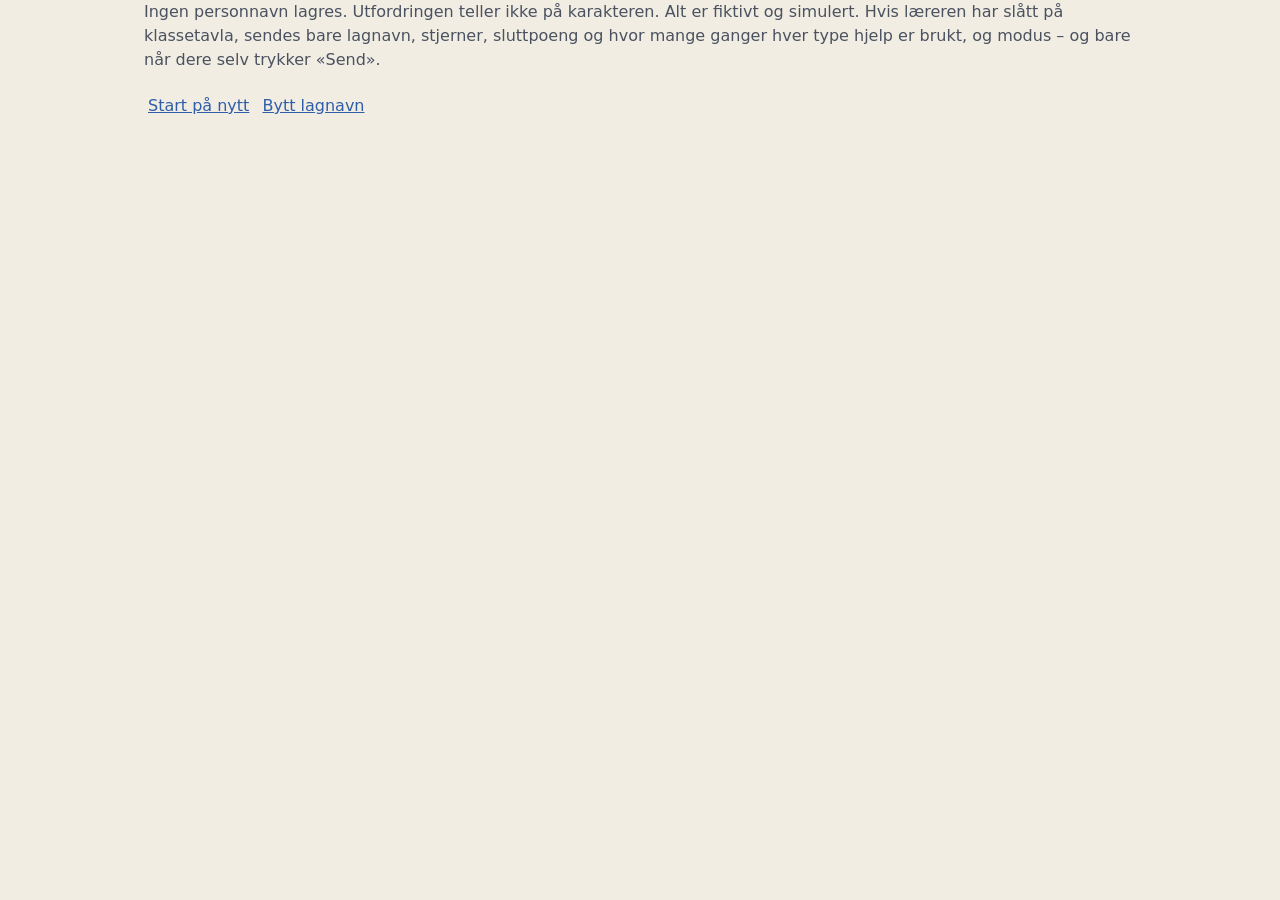
<file: index.html>
<!DOCTYPE html>
<html lang="nb">
<head>
<meta charset="utf-8">
<meta name="viewport" content="width=device-width, initial-scale=1">
<title>Treningslaben AS</title>
<meta http-equiv="refresh" content="0; url=06-treningslaben/index.html">
<link rel="stylesheet" href="_shared/estilo.css">
</head>
<body>
<main id="main" class="container"><h1>Treningslaben AS</h1>
<p><a class="btn btn--primary btn--lg" href="06-treningslaben/index.html">Start utfordringen</a></p>
<p class="small muted">Utfordringen teller ikke på karakteren. Alle data er simulerte. Ingen personnavn lagres.</p></main>
</body>
</html>
</file>
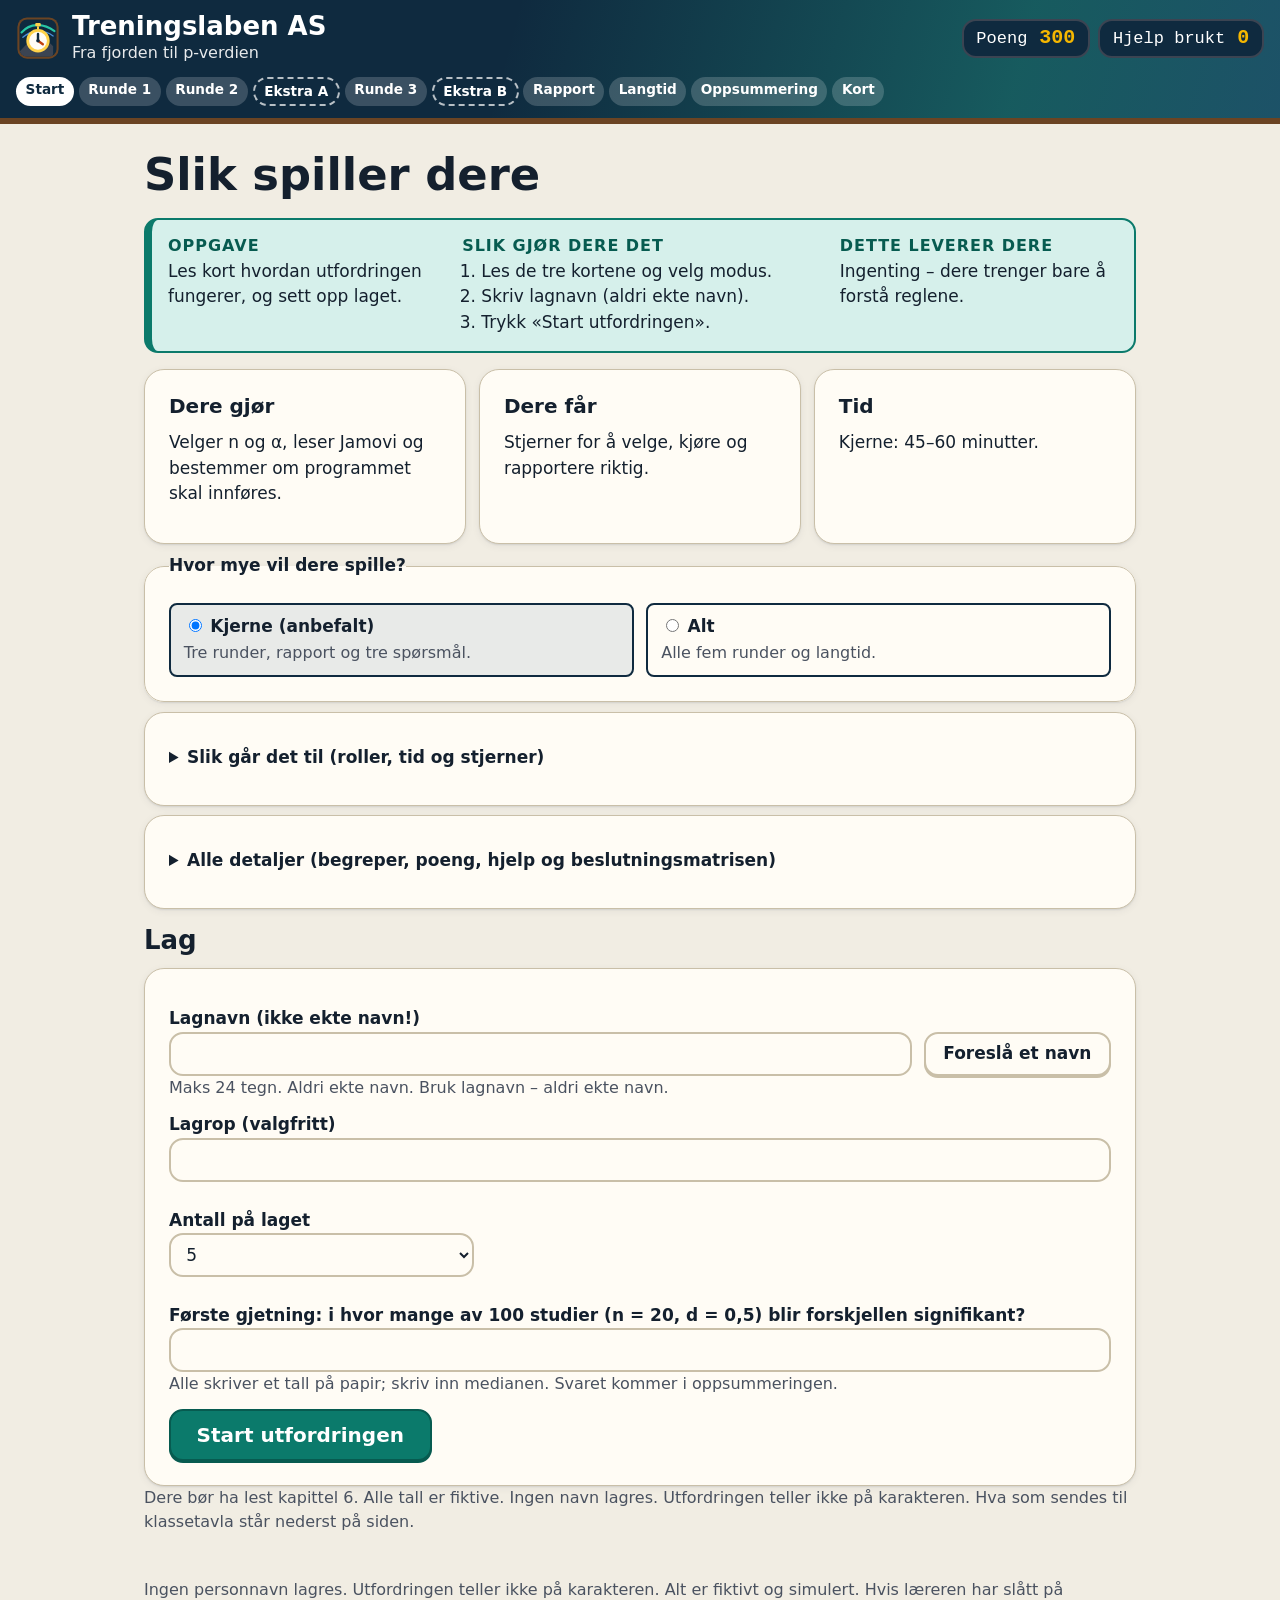
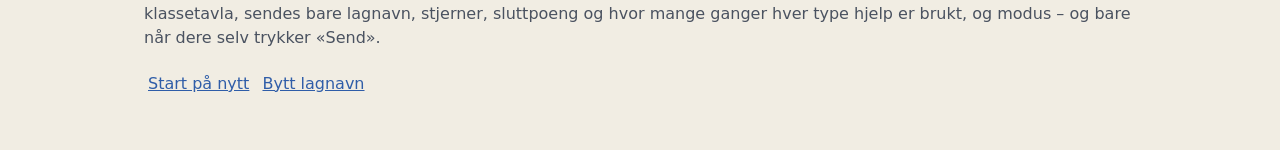
<file: 06-treningslaben/index.html>
<!DOCTYPE html>
<html lang="nb">
<head>
<meta charset="utf-8">
<meta name="viewport" content="width=device-width, initial-scale=1">
<title>Treningslaben AS</title>
<meta name="description" content="Utfordring i hypotesetesting for idrettsvitenskap: styrke, type I- og type II-feil, effektstørrelse og rapportering.">
<!-- Delt designsystem (../_shared) + spillets egen CSS -->
<link rel="stylesheet" href="../_shared/estilo.css">
<link rel="stylesheet" href="css/style.css">
</head>
<body>
<a class="skip-link" href="#main">Hopp til innholdet</a>
<div id="app"><noscript><p>Denne utfordringen krever JavaScript.</p></noscript></div>
<footer class="foot container"><p>Ingen personnavn lagres. Utfordringen teller ikke på karakteren. Alt er fiktivt og simulert. Hvis læreren har slått på klassetavla, sendes bare lagnavn, stjerner, sluttpoeng og hvor mange ganger hver type hjelp er brukt, og modus – og bare når dere selv trykker «Send».</p>
<p><button type="button" class="linkbtn" id="restartBtn">Start på nytt</button> <button type="button" class="linkbtn" id="renameBtn">Bytt lagnavn</button></p></footer>
<script src="../_shared/errores.js"></script>
<script src="../_shared/alias.js"></script>
<script src="../_shared/fx.js"></script>
<script src="../_shared/score.js"></script>
<script src="../_shared/help.js"></script>
<script src="../_shared/rapport.js"></script>
<script src="../_shared/glossary.js"></script>
<script src="../_shared/tidsring.js"></script>
<script src="js/config.js"></script>
<script>Errores.init({ keys: [TL_CONFIG.storageKey, TL_CONFIG.bestKey] });</script>
<script src="js/strings.js"></script>
<script src="js/lock.js"></script>
<script src="js/data.js"></script>
<script src="js/secrets.js"></script>
<script src="js/stats.js"></script>
<!-- Marcador de clase OPCIONAL: si el archivo falta o la URL esta vacia, el juego sigue sin el -->
<script src="../_shared/marcador/config.js"></script>
<script src="../_shared/marcador/klassetavla.js"></script>
<script src="js/game.js"></script>
<script>
  document.getElementById('restartBtn').addEventListener('click', function () {
    if (window.confirm(window.TL_T.restartConfirm)) {
      try { localStorage.removeItem(window.TL_CONFIG.storageKey); } catch (e) { /* ok */ }
      location.reload();
    }
  });
</script>
</body>
</html>
</file>
<file: _shared/estilo.css>
/* ==========================================================================
   estilo.css – Sistema de diseño común (Juegos de estadística, idrettsvitenskap)
   Sin dependencias, sin CDN. Fuentes del sistema. Ver GUIA_VISUAL.md.
   Índice: 1 Tokens · 2 Base · 3 Layout · 4 Botones · 5 Tarjetas/callouts
           6 Progreso · 7 Estrellas · 8 Badges · 9 Tillitsnivå · 10 Slider
           11 Utfordringskort · 12 Klassetavla · 13 Modal · 14 Motion
           15 Visualizaciones animadas · 16 Print · 17 Reduced motion
   ========================================================================== */

/* 1. TOKENS ---------------------------------------------------------------- */
:root {
  color-scheme: light dark;

  /* Paleta (texto sobre fondo >= 4.5:1; comprobada a mano para AA) */
  --c-bg:        #F1EDE3;  /* pergamino */
  --c-surface:   #FFFCF5;
  --c-surface-2: #E8E2D3;
  --c-ink:       #14202E;   /* texto principal   (14.9:1 sobre surface) */
  --c-ink-soft:  #4A5260;   /* texto secundario  (7.6:1) */
  --c-line:      #C9BFA8;

  --c-primary:      #0B7A6B;  /* verde bane/teal (5.2:1 con blanco) */
  --c-primary-dark: #075B50;
  --c-primary-soft: #D6F0EB;
  --c-accent:       #C2410C;  /* oransje (5.2:1 con blanco) */
  --c-accent-soft:  #FDE6D8;
  --c-info:         #2F5DA8;  /* blått (6.6:1 con blanco) */
  --c-info-soft:    #DCE7F8;
  --c-warn:         #8A5A00;
  --c-warn-soft:    #FFF1CC;
  --c-good:         #15803D;
  --c-bad:          #B42318;

  /* Materiales nórdicos */
  --c-wood:  #6B4423;   /* madera (7.7:1 con blanco) */
  --c-wood-soft: #B08A4A;
  --c-iron:  #3B4452;   /* hierro */
  --c-fjord: #0F2A3F;   /* fiordo nocturno */
  --c-aurora-1: #2BD9B0; --c-aurora-2: #5AA9FF; --c-aurora-3: #B48CFF;
  --knot: url("assets/knute.svg");

  --c-star-on:       #F5B700;
  --c-star-on-edge:  #7A5A00;
  --c-star-off:      #E6EAF0;
  --c-star-off-edge: #5B6678;

  /* Paleta categórica apta para daltonismo (Okabe-Ito adaptada): grupos A/B/C */
  --c-grp-a: #D55E00;  /* HIIT      – naranja rojizo */
  --c-grp-b: #0072B2;  /* Moderat   – azul */
  --c-grp-c: #6B7280;  /* Kontroll  – gris (además usa forma distinta: ● ■ ▲) */

  /* Tipografía (fuentes del sistema, sin descargas) */
  --font-body:    system-ui, -apple-system, "Segoe UI", Roboto, "Helvetica Neue", Arial, sans-serif;
  --font-display: "Trebuchet MS", "Segoe UI", system-ui, sans-serif;
  --font-mono:    ui-monospace, "Cascadia Mono", Consolas, Menlo, monospace;
  --fs-sm: 1rem;       /* mínimo 16 px */
  --fs-md: 1.0625rem;
  --fs-lg: 1.25rem;
  --fs-xl: 1.625rem;
  --fs-2xl: clamp(1.9rem, 4vw + 1rem, 2.8rem);
  --lh: 1.5;

  /* Espaciado, forma, sombra */
  --sp-1: .25rem; --sp-2: .5rem; --sp-3: .75rem; --sp-4: 1rem;
  --sp-5: 1.5rem; --sp-6: 2rem; --sp-7: 3rem;
  --r-sm: .5rem; --r-md: .875rem; --r-lg: 1.25rem; --r-pill: 999px;
  --shadow-1: 0 1px 2px rgba(16,36,62,.10), 0 2px 8px rgba(16,36,62,.06);
  --shadow-2: 0 6px 24px rgba(16,36,62,.16);
  --focus: 0 0 0 3px var(--c-surface), 0 0 0 6px var(--c-info);

  /* Motion */
  --t-fast: 120ms; --t-med: 280ms; --t-slow: 700ms;
  --ease: cubic-bezier(.2,.8,.2,1);
  --ease-pop: cubic-bezier(.34,1.56,.64,1);
}

/* Modo oscuro: automático por preferencia del sistema, o forzado con data-theme */
@media (prefers-color-scheme: dark) {
  :root:not([data-theme="light"]) {
    --c-bg:#0C1626; --c-surface:#14233A; --c-surface-2:#1C3050;
    --c-ink:#EAF1FA; --c-ink-soft:#AEBDD1; --c-line:#33496A;
    --c-primary:#35C2AE; --c-primary-dark:#7FE0D1; --c-primary-soft:#12403B;
    --c-accent:#FF9A5C; --c-accent-soft:#4A2A16;
    --c-info:#8DB4F5; --c-info-soft:#1B2F52;
    --c-warn:#F5C451; --c-warn-soft:#3F3210;
    --c-good:#5DD28A; --c-bad:#FF8A80;
    --c-star-off:#2A3C58; --c-star-off-edge:#9DB0CA; --c-wood:#D3A66B; --c-wood-soft:#8C6B3C; --c-iron:#7F8CA0; --c-fjord:#050E18;
    --c-grp-a:#FF9A5C; --c-grp-b:#6CB6F0; --c-grp-c:#B4BCC8;
    --shadow-1:0 1px 2px rgba(0,0,0,.4); --shadow-2:0 8px 28px rgba(0,0,0,.5);
  }
}
:root[data-theme="dark"] {
  --c-bg:#0C1626; --c-surface:#14233A; --c-surface-2:#1C3050;
  --c-ink:#EAF1FA; --c-ink-soft:#AEBDD1; --c-line:#33496A;
  --c-primary:#35C2AE; --c-primary-dark:#7FE0D1; --c-primary-soft:#12403B;
  --c-accent:#FF9A5C; --c-accent-soft:#4A2A16;
  --c-info:#8DB4F5; --c-info-soft:#1B2F52;
  --c-warn:#F5C451; --c-warn-soft:#3F3210;
  --c-good:#5DD28A; --c-bad:#FF8A80;
  --c-star-off:#2A3C58; --c-star-off-edge:#9DB0CA; --c-wood:#D3A66B; --c-wood-soft:#8C6B3C; --c-iron:#7F8CA0; --c-fjord:#050E18;
  --c-grp-a:#FF9A5C; --c-grp-b:#6CB6F0; --c-grp-c:#B4BCC8;
  --shadow-1:0 1px 2px rgba(0,0,0,.4); --shadow-2:0 8px 28px rgba(0,0,0,.5);
}

/* 2. BASE ------------------------------------------------------------------ */
*, *::before, *::after { box-sizing: border-box; }
html { -webkit-text-size-adjust: 100%; }
body {
  margin: 0; background: var(--c-bg); color: var(--c-ink);
  font: var(--fs-md)/var(--lh) var(--font-body);
}
h1,h2,h3,h4 { font-family: var(--font-display); line-height: 1.2; margin: 0 0 var(--sp-3); }
h1 { font-size: var(--fs-2xl); } h2 { font-size: var(--fs-xl); } h3 { font-size: var(--fs-lg); }
p { margin: 0 0 var(--sp-3); }
a { color: var(--c-info); text-underline-offset: .15em; }
code, kbd, .mono { font-family: var(--font-mono); font-size: .95em; }
kbd { background: var(--c-surface-2); border: 1px solid var(--c-line); border-bottom-width: 2px; border-radius: .3rem; padding: 0 .35em; }
:focus-visible { outline: none; box-shadow: var(--focus); border-radius: var(--r-sm); }
.sr-only { position:absolute!important; width:1px; height:1px; margin:-1px; padding:0; overflow:hidden; clip:rect(0 0 0 0); white-space:nowrap; border:0; }
.skip-link { position:absolute; left:0; top:0; transform:translateY(-200%); max-width:calc(100vw - 1rem); background:var(--c-ink); color:var(--c-bg); padding:.5rem 1rem; z-index:100; }
.skip-link:focus { transform:none; }
/* Foco PROGRAMATICO en titulos y en <main> (el juego lo mueve al cambiar de pantalla, para lectores de pantalla): sin recuadro.
   Los controles (botones, campos, enlaces) conservan su anillo de foco. */
h1[tabindex="-1"]:focus, h2[tabindex="-1"]:focus, h3[tabindex="-1"]:focus, main[tabindex="-1"]:focus,
h1[tabindex="-1"]:focus-visible, h2[tabindex="-1"]:focus-visible, h3[tabindex="-1"]:focus-visible, main[tabindex="-1"]:focus-visible { outline: none; box-shadow: none; }
.muted { color: var(--c-ink-soft); }
.linkbtn { font: inherit; background: none; border: 0; color: var(--c-info); text-decoration: underline; cursor: pointer; min-height: 2.75rem; padding: 0 .25rem; }
.num { font-variant-numeric: tabular-nums; }

/* 3. LAYOUT ---------------------------------------------------------------- */
.container { width: min(100% - 2rem, 62rem); margin-inline: auto; }
.container--narrow { width: min(100% - 2rem, 40rem); margin-inline: auto; }
.stack > * + * { margin-top: var(--sp-4); }
.row { display: flex; flex-wrap: wrap; gap: var(--sp-3); align-items: center; }
.row--between { justify-content: space-between; }
.grid { display: grid; gap: var(--sp-4); grid-template-columns: repeat(auto-fit, minmax(16rem, 1fr)); }

.app-header {
  display: flex; align-items: center; gap: var(--sp-3); flex-wrap: wrap;
  padding: var(--sp-3) var(--sp-4);
  position: relative; overflow: hidden; color: #fff;
  background:
    linear-gradient(105deg, transparent 20%, rgba(43,217,176,.28) 40%, rgba(90,169,255,.25) 60%, rgba(180,140,255,.22) 80%, transparent),
    var(--c-fjord);
  background-size: 200% 100%, auto; animation: aurora 14s ease-in-out infinite alternate;
  border-bottom: 6px solid var(--c-wood);
}
.app-header img, .app-header svg { width: 2.75rem; height: 2.75rem; }
.app-header h1 { margin: 0; font-size: var(--fs-xl); color: #fff; }
.app-header .tagline { margin: 0; opacity: .9; font-size: var(--fs-sm); }
.app-header .spacer { flex: 1; }
.stepper { display:flex; gap:var(--sp-2); list-style:none; margin:0; padding:0; flex-wrap:wrap; }
.stepper li { padding:.25rem .75rem; border-radius:var(--r-pill); background:rgba(255,255,255,.18); color:#fff; font-weight:600; font-size:var(--fs-sm); }
.stepper li[aria-current="step"] { background:#fff; color:var(--c-fjord); }
.stepper li.is-done::before { content:"\2713\00a0"; }

/* 4. BOTONES --------------------------------------------------------------- */
.btn {
  --_bg: var(--c-surface); --_fg: var(--c-ink); --_bd: var(--c-line);
  display: inline-flex; align-items: center; justify-content: center; gap: .5rem;
  min-height: 2.75rem; padding: .5rem 1.1rem;
  font: 600 var(--fs-md)/1.2 var(--font-body);
  color: var(--_fg); background: var(--_bg);
  border: 2px solid var(--_bd); border-radius: var(--r-md);
  cursor: pointer; text-decoration: none;
  transition: transform var(--t-fast) var(--ease), box-shadow var(--t-fast), background var(--t-fast);
  box-shadow: 0 2px 0 var(--_bd);
}
.btn:hover { transform: translateY(-1px); box-shadow: 0 3px 0 var(--_bd); }
.btn:active { transform: translateY(2px); box-shadow: 0 0 0 var(--_bd); }
.btn--primary { --_bg: var(--c-primary); --_fg: #fff; --_bd: var(--c-primary-dark); }
:root[data-theme="dark"] .btn--primary { --_fg: #04201C; }
/* Lo mismo con el modo oscuro AUTOMATICO del sistema (sin data-theme): texto oscuro sobre turquesa claro, contraste >= 4,5:1 */
@media (prefers-color-scheme: dark) {
  :root:not([data-theme="light"]) .btn--primary { --_fg: #04201C; }
  :root:not([data-theme="light"]) .btn--accent { --_fg: #2A1204; --_bd: #C2410C; }
}
.btn--accent  { --_bg: var(--c-accent);  --_fg: #fff; --_bd: #8F3008; }
:root[data-theme="dark"] .btn--accent { --_fg: #2A1204; --_bd:#C2410C; }
.btn--ghost   { --_bg: transparent; --_bd: transparent; box-shadow: none; }
.btn--lg { min-height: 3.25rem; font-size: var(--fs-lg); padding-inline: 1.6rem; }
.btn--sm { min-height: 2.25rem; padding: .25rem .8rem; font-size: var(--fs-sm); }
.btn[disabled], .btn[aria-disabled="true"] { opacity: .55; cursor: not-allowed; transform: none; box-shadow: none; }

/* 5. TARJETAS, CHIPS, CALLOUTS -------------------------------------------- */
.card {
  background: var(--c-surface); border: 1px solid var(--c-line);
  border-radius: var(--r-lg); padding: var(--sp-5); box-shadow: var(--shadow-1);
}
.card--accent { border-top: 6px solid var(--c-primary); }
.card--stone { background: linear-gradient(180deg, var(--c-surface-2), var(--c-surface)); border: 2px solid var(--c-iron); border-radius: var(--r-md) var(--r-md) var(--r-lg) var(--r-lg); position: relative; margin-top: .9rem; }
.card--stone::before { content: attr(data-rune); position: absolute; top: -.9rem; left: 1rem; padding: 0 .6rem; background: var(--c-iron); color: #fff; border-radius: var(--r-sm); font-size: 1.3rem; line-height: 1.6rem; }
.card__title { margin-bottom: var(--sp-2); }
.chip {
  display: inline-flex; align-items: center; gap: .35rem; padding: .15rem .7rem;
  border-radius: var(--r-pill); background: var(--c-surface-2); color: var(--c-ink);
  font-weight: 600; font-size: var(--fs-sm); border: 1px solid var(--c-line);
}
.chip--role { background: var(--c-info-soft); border-color: var(--c-info); }
.chip--grp-a::before { content:"\25CF"; color:var(--c-grp-a); }   /* ● HIIT */
.chip--grp-b::before { content:"\25A0"; color:var(--c-grp-b); }   /* ■ Moderat */
.chip--grp-c::before { content:"\25B2"; color:var(--c-grp-c); }   /* ▲ Kontroll */

.callout {
  --_c: var(--c-info); --_bg: var(--c-info-soft);
  /* Icono (::before) en la 1a columna; TODOS los hijos (1 o varios <p>) se apilan en la 2a, que ocupa el ancho restante.
     Antes los hijos 2+ caian en la columna estrecha "auto" bajo el icono y dejaban un hueco vacio. */
  display: grid; grid-template-columns: auto minmax(0, 1fr); column-gap: var(--sp-3); row-gap: var(--sp-2);
  align-items: start;
  padding: var(--sp-4); border-radius: var(--r-md);
  background: var(--_bg); border-left: 6px solid var(--_c);
}
.callout::before { content: "\2139"; grid-column: 1; grid-row: 1; font-weight: 800; font-size: 1.4rem; color: var(--_c); line-height: 1; }
.callout > * { grid-column: 2; margin-block: 0; min-width: 0; }
.callout > :last-child { margin-bottom: 0; }
.callout--hint  { --_c: var(--c-warn);   --_bg: var(--c-warn-soft); }
.callout--hint::before  { content: "\1F4A1"; }
.callout--ok    { --_c: var(--c-good);   --_bg: var(--c-primary-soft); }
.callout--ok::before    { content: "\2713"; }
.callout--trap  { --_c: var(--c-accent); --_bg: var(--c-accent-soft); }
.callout--trap::before  { content: "\26A0"; }
.callout--rules { --_c: var(--c-primary); --_bg: var(--c-primary-soft); }
.callout--rules::before { content: "\1F3C1"; }

.feedback { animation: fb-in var(--t-med) var(--ease) both; }
.feedback--correct { border-left: 6px solid var(--c-good); }
.feedback--wrong   { border-left: 6px solid var(--c-accent); }   /* naranja, nunca rojo punitivo */

/* Marcador "frase de reporte" (fase Rapporter) */
.report-sentence {
  font-family: var(--font-body); background: var(--c-surface-2);
  border: 1px dashed var(--c-ink-soft); border-radius: var(--r-md);
  padding: var(--sp-4); font-size: var(--fs-lg);
}
.report-sentence .slot { padding: 0 .35em; border-radius: .3rem; background: var(--c-warn-soft); border-bottom: 2px solid var(--c-warn); }
.report-sentence .slot.is-filled { background: var(--c-primary-soft); border-color: var(--c-primary); }
.checklist { list-style: none; margin: 0; padding: 0; display: flex; flex-wrap: wrap; gap: var(--sp-2); }
.checklist li { padding: .15rem .7rem; border-radius: var(--r-pill); border: 1px solid var(--c-line); font-weight: 600; }
.checklist li.is-yes { background: var(--c-primary-soft); border-color: var(--c-primary); }
.checklist li.is-yes::before { content: "\2714\00a0"; color: var(--c-good); }
.checklist li.is-no  { background: var(--c-accent-soft); border-color: var(--c-accent); }
.checklist li.is-no::before  { content: "\2718\00a0"; color: var(--c-accent); }
.checklist li.is-warn { background: var(--c-warn-soft); border-color: var(--c-warn); }
.checklist li.is-warn::before { content: "\26A0\00a0"; }
/* Medallas con tres estados (Ikke ennå / Nesten / Oppnådd): el estado va SIEMPRE en texto (.badge__state), no solo en el color */
.badge--ikke .badge__medal { filter: grayscale(1) opacity(.45); }
.badge--nesten .badge__medal { filter: grayscale(.55) opacity(.8); }
.badge__state { font-size: var(--fs-sm); font-weight: 700; }
/* Boton de accion unico con razon visible bajo el boton; linea fija del signo de Jamovi; premisa; ecuacion de puntos */
.gate { margin-top: var(--sp-4); }
.gate__why { margin: .4rem 0 0; color: var(--c-ink-soft); }
.signline { margin: 0 0 var(--sp-2); font-weight: 600; }
.premise { margin: var(--sp-1) 0 0; }
.eqline { font-size: var(--fs-lg); margin: 0 0 var(--sp-2); }

/* 6. PROGRESO -------------------------------------------------------------- */
.progress {
  --value: 0;     /* 0-100 */
  position: relative; height: 1rem; border-radius: var(--r-pill);
  background: var(--c-surface-2); border: 1px solid var(--c-line); overflow: hidden;
}
.progress__bar {
  display: block; height: 100%; width: calc(var(--value) * 1%);
  background: repeating-linear-gradient(-45deg, var(--c-primary) 0 10px, var(--c-primary-dark) 10px 20px);
  border-radius: inherit; transition: width var(--t-slow) var(--ease);
}
.progress--thick { height: 1.5rem; }
.progress__label { display:flex; justify-content:space-between; font-size:var(--fs-sm); font-weight:600; margin-bottom:.25rem; }
.round-dots { display:flex; gap:.4rem; list-style:none; margin:0; padding:0; }
.round-dots li { width:1.1rem; height:1.1rem; border-radius:50%; border:2px solid var(--c-ink-soft); }
.round-dots li.is-done { background: var(--c-primary); border-color: var(--c-primary-dark); }
.round-dots li.is-current { border-color: var(--c-info); box-shadow: 0 0 0 3px var(--c-info-soft); }

/* 7. ESTRELLAS (Velg / Kjør / Rapporter) ---------------------------------- */
.star {
  --size: 2.25rem;
  position: relative; display: inline-block; width: var(--size); height: var(--size); flex: none;
  clip-path: polygon(50% 0,61% 35%,98% 35%,68% 57%,79% 91%,50% 70%,21% 91%,32% 57%,2% 35%,39% 35%);
  background: var(--c-star-off-edge);
}
.star::after {
  content: ""; position: absolute; inset: 3px;
  clip-path: inherit; background: var(--c-star-off);
}
.star.is-on { background: var(--c-star-on-edge); }
.star.is-on::after { background: var(--c-star-on); }
.stars { display: flex; flex-wrap: wrap; gap: var(--sp-4); list-style: none; margin: 0; padding: 0; }
.stars__item { display: flex; align-items: center; gap: var(--sp-2); font-weight: 700; }
.stars__item small { display:block; font-weight:500; color:var(--c-ink-soft); font-size:var(--fs-sm); }
.stars__item:not(.is-on) .stars__name { text-decoration: none; opacity: .85; }
/* Animación al encender: añadir .is-lighting a .stars (cada estrella usa --i para el retardo) */
.stars.is-lighting .star.is-on { animation: star-pop 650ms var(--ease-pop) both; animation-delay: calc(var(--i, 0) * 350ms); }
.stars.is-lighting .star.is-on::after { animation: star-shine 900ms ease-out both; animation-delay: calc(var(--i, 0) * 350ms); }
.star-total { font-family: var(--font-display); font-size: var(--fs-xl); font-weight: 800; }

/* 8. BADGES DE GRUPO ------------------------------------------------------- */
.badge-grid { display:grid; gap:var(--sp-4); grid-template-columns:repeat(auto-fill,minmax(8.5rem,1fr)); list-style:none; margin:0; padding:0; }
.badge { display:flex; flex-direction:column; align-items:center; text-align:center; gap:var(--sp-2); }
.badge__medal { width: 4.5rem; height: 4.5rem; filter: drop-shadow(0 3px 4px rgba(16,36,62,.25)); }
.badge__name { font-weight: 700; line-height: 1.2; }
.badge__desc { font-size: var(--fs-sm); color: var(--c-ink-soft); }
.badge.is-locked .badge__medal { filter: grayscale(1) opacity(.45); }
.badge.is-locked .badge__name::after { content: " (ikke låst opp)"; font-weight: 500; color: var(--c-ink-soft); }
.badge.is-new .badge__medal { animation: badge-unlock 900ms var(--ease-pop) both; }
.badge-chip { display:inline-flex; align-items:center; gap:.4rem; padding:.15rem .8rem .15rem .2rem; border-radius:var(--r-pill); background:var(--c-warn-soft); border:1px solid var(--c-warn); font-weight:700; }
.badge-chip img { width:1.8rem; height:1.8rem; }

/* Confeti sobrio: contenedor posicionado; piezas generadas con fx.js o a mano */
.confetti { position:absolute; inset:0; pointer-events:none; overflow:hidden; }
.confetti i {
  position:absolute; top:-10%; left:var(--x,50%); width:.6rem; height:1rem;
  background:var(--k, var(--c-primary)); opacity:0;
  animation: confetti-fall var(--d,1800ms) ease-in var(--dl,0ms) 1 both;
}
.confetti i:nth-child(3n)   { --k: var(--c-star-on); }
.confetti i:nth-child(3n+1) { --k: var(--c-info); border-radius: 50%; width:.7rem; height:.7rem; }
.confetti i:nth-child(3n+2) { --k: var(--c-accent); }

/* 9. TILLITSNIVÅ (Usikker / Ganske sikker / Helt sikker) ------------------- */
.confidence { border: 0; padding: 0; margin: 0; }
.confidence legend { font-weight: 700; margin-bottom: var(--sp-2); padding: 0; }
.confidence__opts { display: flex; flex-wrap: wrap; gap: var(--sp-2); }
.confidence__opt input { position: absolute; opacity: 0; }
.confidence__opt label {
  display: inline-flex; align-items: center; gap: .5rem; min-height: 2.75rem; padding: .4rem 1rem;
  border: 2px solid var(--c-line); border-radius: var(--r-md); background: var(--c-surface);
  font-weight: 600; cursor: pointer; transition: background var(--t-fast), border-color var(--t-fast);
}
/* indicador no cromático: 1, 2 o 3 puntos */
.confidence__opt label::before { content: attr(data-level); letter-spacing: .1em; color: var(--c-info); font-size: .8em; }
.confidence__opt input:checked + label { background: var(--c-info-soft); border-color: var(--c-info); box-shadow: inset 0 0 0 1px var(--c-info); }
.confidence__opt input:checked + label::after { content: "\2713"; }
.confidence__opt input:focus-visible + label { box-shadow: var(--focus); }
.meter { display:flex; align-items:center; gap:var(--sp-3); }   /* Magefølelse-måler */
.meter__track { flex:1; display:flex; gap:4px; }
.meter__cell { flex:1; height:1.1rem; border-radius:4px; border:2px solid var(--c-ink-soft); }
.meter__cell.is-right { background: var(--c-primary); border-color: var(--c-primary-dark); }
.meter__cell.is-miss  { background: repeating-linear-gradient(45deg, var(--c-accent-soft) 0 5px, var(--c-accent) 5px 7px); border-color: var(--c-accent); }

/* 10. CONTROLES DESLIZANTES ----------------------------------------------- */
.slider { display:grid; gap:var(--sp-1); }
.slider__head { display:flex; justify-content:space-between; font-weight:600; }
.slider input[type="range"] { width:100%; height:2.5rem; background:transparent; accent-color: var(--c-primary); cursor:pointer; }
.slider input[type="range"]::-webkit-slider-runnable-track { height:.6rem; border-radius:var(--r-pill); background:var(--c-surface-2); border:1px solid var(--c-line); }
.slider input[type="range"]::-moz-range-track { height:.6rem; border-radius:var(--r-pill); background:var(--c-surface-2); border:1px solid var(--c-line); }
.slider input[type="range"]::-webkit-slider-thumb { -webkit-appearance:none; width:1.75rem; height:1.75rem; margin-top:-.7rem; border-radius:50%; background:var(--c-primary); border:3px solid var(--c-surface); box-shadow:0 0 0 2px var(--c-primary-dark), var(--shadow-1); }
.slider input[type="range"]::-moz-range-thumb { width:1.5rem; height:1.5rem; border-radius:50%; background:var(--c-primary); border:3px solid var(--c-surface); box-shadow:0 0 0 2px var(--c-primary-dark); }
.slider input[type="range"]:focus-visible { box-shadow: var(--focus); }
.field { display:grid; gap:var(--sp-1); }
.field label { font-weight:600; }
.field input[type="text"], .field select, .field textarea {
  font: inherit; color: var(--c-ink); background: var(--c-surface); min-height: 2.75rem;
  padding: .5rem .8rem; border: 2px solid var(--c-line); border-radius: var(--r-md);
}
.field input:focus-visible, .field select:focus-visible, .field textarea:focus-visible { box-shadow: var(--focus); border-color: var(--c-info); }
.field .hint { font-size: var(--fs-sm); color: var(--c-ink-soft); }

/* 11. UTFORDRINGSKORT (tarjeta de reto) ----------------------------------- */
.challenge-card {
  position: relative; overflow: hidden; background: var(--c-surface);
  border: 3px solid var(--c-primary); border-radius: var(--r-lg); box-shadow: var(--shadow-2);
  max-width: 44rem; margin-inline: auto;
}
.challenge-card__head {
  display:flex; justify-content:space-between; align-items:center; gap:var(--sp-3); flex-wrap:wrap;
  padding: var(--sp-4) var(--sp-5); color:#fff;
  background: linear-gradient(120deg, var(--c-primary-dark), var(--c-primary));
}
.challenge-card__head h2 { margin: 0; color:#fff; }
.challenge-card__team { margin: 0; font-size: var(--fs-sm); opacity: .95; }
.challenge-card__section { padding: var(--sp-4) var(--sp-5); border-top: 1px solid var(--c-line); }
.challenge-card__section h3 { font-size: var(--fs-sm); text-transform: uppercase; letter-spacing: .06em; color: var(--c-ink-soft); margin-bottom: var(--sp-2); }
.challenge-card__result { font-family: var(--font-display); font-size: var(--fs-xl); font-weight: 800; }
.challenge-card__cols { display:grid; grid-template-columns:1fr 1fr; gap:var(--sp-4); }
.challenge-card__foot { padding: var(--sp-3) var(--sp-5); background: var(--c-surface-2); font-size: var(--fs-sm); color: var(--c-ink-soft); }
.challenge-card__actions { display:flex; flex-wrap:wrap; gap:var(--sp-2); padding: var(--sp-4) var(--sp-5); }
.bullets { margin: 0; padding-left: 1.2rem; }
.bullets--plus li::marker { content: "\2714\00a0"; color: var(--c-good); }
.bullets--next li::marker { content: "\279C\00a0"; color: var(--c-info); }

/* 12. KLASSETAVLA (marcador anónimo) + KLASSEMÅL -------------------------- */
.classgoal { padding: var(--sp-4); border-radius: var(--r-lg); background: var(--c-info-soft); border: 2px solid var(--c-info); }
.classgoal__text { display:flex; justify-content:space-between; gap:var(--sp-3); flex-wrap:wrap; font-weight:700; margin-bottom:var(--sp-2); }
.classgoal.is-reached { background: var(--c-warn-soft); border-color: var(--c-warn); }
.classgoal.is-reached .progress__bar { background: repeating-linear-gradient(-45deg, var(--c-star-on) 0 10px, #D99B00 10px 20px); }
.classgoal__goalmark { position:absolute; right:0; top:0; bottom:0; width:4px; background:var(--c-ink); }
.scoreboard { display:grid; grid-template-columns:repeat(auto-fill,minmax(13rem,1fr)); gap:var(--sp-3); list-style:none; margin:0; padding:0; }
.scoreboard__team { background:var(--c-surface); border:1px solid var(--c-line); border-radius:var(--r-md); padding:var(--sp-3); box-shadow:var(--shadow-1); animation: fb-in var(--t-med) var(--ease) both; animation-delay: calc(var(--i,0) * 60ms); }
.scoreboard__alias { font-weight:700; overflow-wrap:anywhere; }
.scoreboard__game { font-size:var(--fs-sm); color:var(--c-ink-soft); }
.scoreboard__stars { display:flex; gap:.25rem; margin-top:.35rem; }
.scoreboard__stars .star { --size: 1.4rem; }
.scoreboard__note { font-size:var(--fs-sm); color:var(--c-ink-soft); }
.scoreboard-status { font-size:var(--fs-sm); }
.scoreboard-status::before { content:"\25CF\00a0"; color:var(--c-good); }
.scoreboard-status.is-offline::before { content:"\25CB\00a0"; color:var(--c-ink-soft); }


.kt-bar{height:1.2rem;background:var(--c-surface-2);border-radius:var(--r-pill);overflow:hidden;border:1px solid var(--c-line)}
.kt-bar span{display:block;height:100%;background:var(--c-primary);transition:width var(--t-slow) var(--ease)}
.kt-list{list-style:none;padding:0}
.kt-list li{border:1px solid var(--c-line);border-top:5px solid var(--c-wood);border-radius:var(--r-md);padding:.4rem .7rem;margin:.3rem 0}
.kt-list li span{display:block}
.kt-note,.kt-reward{font-size:var(--fs-sm);color:var(--c-ink-soft)}
.kt-themes{margin-top:var(--sp-2)}.kt-themes ul{margin:.25rem 0 0;padding-left:1.25rem}.kt-themes summary{cursor:pointer;font-weight:600;min-height:2.75rem;padding-block:.5rem}

/* 13. MODAL (elemento <dialog>) ------------------------------------------- */
dialog.modal {
  width: min(92vw, 34rem); padding: 0; border: 0; border-radius: var(--r-lg);
  background: var(--c-surface); color: var(--c-ink); box-shadow: var(--shadow-2);
}
dialog.modal::backdrop { background: rgba(8,18,32,.6); }
dialog.modal[open] { animation: modal-in var(--t-med) var(--ease) both; }
.modal__body { padding: var(--sp-5); }
.modal__foot { display:flex; justify-content:flex-end; gap:var(--sp-2); padding: var(--sp-3) var(--sp-5); background: var(--c-surface-2); }

/* 14. MOTION: utilidades (transiciones entre rondas, reveal, feedback) ---- */
.anim-slide-in  { animation: slide-in  var(--t-med) var(--ease) both; }
.anim-slide-out { animation: slide-out var(--t-med) var(--ease) both; }
.anim-reveal    { animation: reveal var(--t-slow) var(--ease) both; animation-delay: calc(var(--i, 0) * 150ms); }
.anim-pop       { animation: star-pop 500ms var(--ease-pop) both; }
.anim-shake     { animation: nudge 400ms ease-in-out both; }   /* temblor suave: "casi" (no castigo) */
.anim-pulse     { animation: pulse 1.6s ease-in-out infinite; }
.count-up {                                         /* número que cuenta hasta --to */
  --n: var(--to, 0); counter-reset: n var(--n); font-variant-numeric: tabular-nums;
}
.count-up::after { content: counter(n); }
@property --n { syntax: "<integer>"; inherits: false; initial-value: 0; }
.count-up.is-counting { animation: count-up 1.2s var(--ease) both; }

/* Entrada en vertical: con translateX(2rem) el contenido sobresalia 24 px por la derecha y en movil (390 px) el scrollWidth se quedaba en 414 (QA 6C, obs. 7) */
@keyframes slide-in  { from { opacity:0; transform: translateY(.75rem); } to { opacity:1; transform:none; } }
@keyframes slide-out { from { opacity:1; transform:none; } to { opacity:0; transform: translateX(-2rem); } }
@keyframes fb-in     { from { opacity:0; transform: translateY(.5rem); } to { opacity:1; transform:none; } }
@keyframes reveal    { from { opacity:0; transform: translateY(1rem) scale(.98); filter: blur(4px); } to { opacity:1; transform:none; filter:none; } }
@keyframes modal-in  { from { opacity:0; transform: translateY(1rem) scale(.97); } to { opacity:1; transform:none; } }
@keyframes star-pop  { 0% { transform: scale(.2) rotate(-40deg); } 70% { transform: scale(1.25) rotate(8deg); } 100% { transform: none; } }
@keyframes star-shine{ from { filter: brightness(2.2); } to { filter: none; } }
@keyframes badge-unlock { 0% { transform: scale(0) rotate(-180deg); } 70% { transform: scale(1.15) rotate(10deg); } 100% { transform: none; } }
@keyframes confetti-fall {
  0%   { opacity:1; transform: translateY(0) rotate(0); }
  100% { opacity:0; transform: translateY(var(--h,16rem)) translateX(var(--dx,0)) rotate(var(--r,540deg)); }
}
@keyframes nudge { 0%,100% { transform:none; } 25% { transform: translateX(-4px); } 75% { transform: translateX(4px); } }
@keyframes pulse { 0%,100% { transform: scale(1); } 50% { transform: scale(1.04); } }
@keyframes count-up { from { --n: 0; } to { --n: var(--to, 100); } }

/* 15. VISUALIZACIONES ANIMADAS (propósito pedagógico) --------------------- */
/* 15a. Nube de puntos que se dibuja (muestreo / correlación): <circle class="dot" style="--i:3"> en SVG */
.plot { width:100%; height:auto; background: var(--c-surface); border:1px solid var(--c-line); border-radius: var(--r-md); }
.plot .axis { stroke: var(--c-ink-soft); stroke-width: 1.5; }
.plot .gridline { stroke: var(--c-line); stroke-width: 1; stroke-dasharray: 3 4; }
.plot .tick-label { fill: var(--c-ink-soft); font: 12px var(--font-body); }
.plot .dot { fill: var(--c-info); stroke: var(--c-surface); stroke-width: 1.5; transform-box: fill-box; transform-origin: center; animation: dot-in 420ms var(--ease-pop) both; animation-delay: calc(var(--i, 0) * 60ms); }
.plot .dot--a { fill: var(--c-grp-a); } .plot .dot--b { fill: var(--c-grp-b); } .plot .dot--c { fill: var(--c-grp-c); }
.plot .dot--outlier { fill: var(--c-accent); stroke: var(--c-ink); stroke-width: 2; }
/* La línea se dibuja con pathLength="1" (independiente de la longitud real) */
.plot .draw-line { fill: none; stroke: var(--c-accent); stroke-width: 3; stroke-linecap: round; stroke-dasharray: 1; stroke-dashoffset: 0; animation: draw-line 1.4s var(--ease) both; animation-delay: var(--delay, 1s); }
.plot .band { fill: var(--c-accent); opacity: .15; }
@keyframes dot-in { from { opacity:0; transform: scale(0); } to { opacity:1; transform: none; } }
@keyframes draw-line { from { stroke-dashoffset: 1; } to { stroke-dashoffset: 0; } }

/* 15b. Barra de potencia / tamaño de efecto: --value 0-100 con transición */
.power { display:grid; gap:var(--sp-1); }
.power__track { position:relative; height:2rem; border-radius:var(--r-pill); background: var(--c-surface-2); border:2px solid var(--c-line); overflow:hidden; }
.power__fill { position:absolute; inset:0 auto 0 0; width: calc(var(--value, 0) * 1%); background: linear-gradient(90deg, var(--c-accent), var(--c-star-on) 60%, var(--c-primary)); transition: width 900ms var(--ease); }
.power__target { position:absolute; top:-2px; bottom:-2px; left: calc(var(--target, 80) * 1%); width:4px; background: var(--c-ink); }
.power__target::after { content: attr(data-label); position:absolute; top:50%; left:8px; transform:translateY(-50%); font-size:.85rem; font-weight:700; white-space:nowrap; background:var(--c-surface); padding:0 .3rem; border-radius:.25rem; }
.power__value { font-family: var(--font-display); font-weight: 800; }

/* 15c. Muestreo: cada .sample-dot cae al histograma con retardo --i */
.dropzone { display:flex; align-items:flex-end; gap:3px; height: 11.5rem; padding: .5rem; overflow: hidden; border:1px solid var(--c-line); border-radius: var(--r-md); background: var(--c-surface); }
.dropcol { flex:1; display:flex; flex-direction:column-reverse; gap:2px; align-items:center; min-width:0; }
.sample-dot { width: min(100%, .6rem); aspect-ratio: 1; border-radius: 50%; background: var(--c-info); animation: drop-in 600ms cubic-bezier(.5,0,.8,.4) both; animation-delay: calc(var(--i,0) * 70ms); }
.sample-dot.is-extreme { background: var(--c-accent); }          /* cola: más extremo que el observado */
@keyframes drop-in { from { opacity:0; transform: translateY(-9rem); } to { opacity:1; transform:none; } }

/* 15d. Convergencia (ley de los grandes números, IC que se estrecha) */
.converge { stroke: var(--c-info); stroke-width: 3; fill: none; stroke-dasharray: 1; animation: draw-line 2.2s var(--ease) both; }
.ci-bar { transform-origin: left center; animation: ci-shrink 1.6s var(--ease) both; }
@keyframes ci-shrink { from { transform: scaleX(2.4); opacity:.5; } to { transform: none; opacity:1; } }

/* 16. PRINT (Utfordringskort imprimible) ---------------------------------- */
@media print {
  body { background: #fff; color: #000; }
  .no-print, .app-header, .btn, .challenge-card__actions { display: none !important; }
  .challenge-card { box-shadow: none; border: 2px solid #000; break-inside: avoid; max-width: none; }
  .challenge-card__head { background: #fff; color: #000; border-bottom: 2px solid #000; }
  .challenge-card__head h2 { color: #000; }
  .confetti { display: none; }
  * { animation: none !important; }
}
@media (max-width: 40rem) {
  .challenge-card__cols { grid-template-columns: 1fr; }
  .container { width: min(100% - 1rem, 62rem); }
}

/* 17. PREFERS-REDUCED-MOTION ---------------------------------------------- */
/* Regla general: todas las animaciones saltan al estado final (fill-mode both)
   y las transiciones son instantáneas. Lo que era puro adorno (confeti,
   pulso, temblor) se elimina. Lo pedagógico queda visible en su estado final:
   puntos ya dibujados, línea completa, barra al valor, estrellas encendidas. */
@media (prefers-reduced-motion: reduce) {
  *, *::before, *::after {
    animation-duration: 1ms !important;
    animation-delay: 0ms !important;
    animation-iteration-count: 1 !important;
    transition-duration: 1ms !important;
    scroll-behavior: auto !important;
  }
  .confetti { display: none; }
  .anim-pulse { animation: none !important; }
  .count-up.is-counting { animation: none !important; --n: var(--to, 100); }
  .sample-dot { animation: none !important; }
}
/* Equivalente manual para alternar desde un ajuste del juego: <html data-motion="off"> */
:root[data-motion="off"] *, :root[data-motion="off"] *::before, :root[data-motion="off"] *::after {
  animation-duration: 1ms !important; animation-delay: 0ms !important; transition-duration: 1ms !important;
}
:root[data-motion="off"] .confetti { display: none; }
:root[data-motion="off"] .count-up.is-counting { animation: none !important; --n: var(--to, 100); }

/* ==========================================================================
   18. TEMA NÓRDICO-DEPORTIVO (motivos con sentido didáctico)
   Runas: SOLO futhark antiguo decorativo y aria-hidden. Usar: ᚠ ᚢ ᚦ ᚱ ᚲ ᚷ ᛒ ᛗ ᛚ.
   PROHIBIDO (apropiados por extremistas o ambiguos): sonnenrad / sol negro,
   cruz de Odín, othala, valknut, sowilo, algiz invertida, martillo-insignia.
   ========================================================================== */
@keyframes aurora { from { background-position: 0% 0, 0 0; } to { background-position: 100% 0, 0 0; } }

.knot-divider { height: 1.25rem; margin: var(--sp-5) 0; background: var(--knot) repeat-x center / auto 100%; border: 0; }
.rune-divider { display:flex; align-items:center; gap:var(--sp-3); color:var(--c-wood); font-size:1.4rem; letter-spacing:.5em; margin:var(--sp-5) 0; }
.rune-divider::before, .rune-divider::after { content:""; flex:1; height:2px; background: linear-gradient(90deg, transparent, var(--c-wood-soft), transparent); }
.rune { font-family: "Segoe UI Historic", "Noto Sans Runic", "Segoe UI Symbol", serif; color: var(--c-wood); }

/* Cronómetro / marcador deportivo */
.stopwatch { display:inline-flex; align-items:center; gap:.6rem; padding:.35rem 1rem .35rem .5rem; border-radius:var(--r-pill); background:var(--c-fjord); color:#fff; border:3px solid var(--c-iron); font-family:var(--font-mono); font-weight:700; font-size:var(--fs-lg); font-variant-numeric:tabular-nums; }
.stopwatch__dial { width:1.8rem; height:1.8rem; border-radius:50%; border:3px solid var(--c-aurora-1); position:relative; }
.stopwatch__dial::after { content:""; position:absolute; left:calc(50% - 1.5px); top:12%; width:3px; height:38%; background:var(--c-aurora-1); transform-origin:50% 100%; animation: tick 60s linear infinite; }
.stopwatch.is-low { border-color: var(--c-accent); }
.stopwatch.is-low .stopwatch__dial { border-color: var(--c-accent); }
.stopwatch.is-low .stopwatch__dial::after { background: var(--c-accent); }
@keyframes tick { to { transform: rotate(360deg); } }
.scorepanel { display:inline-flex; align-items:baseline; gap:var(--sp-3); padding:var(--sp-2) var(--sp-4); background:var(--c-fjord); color:#fff; border:3px solid var(--c-iron); border-radius:var(--r-md); font-family:var(--font-mono); }
.scorepanel strong { color: var(--c-star-on); font-size: var(--fs-xl); }

/* Yggdrasil = progreso. Cada .leaf se enciende (.is-on) al completar una ronda. */
.tree { width: 100%; max-width: 15rem; height: auto; }
.tree .trunk { fill: none; stroke: var(--c-wood); stroke-width: 5; stroke-linecap: round; }
.tree .leaf { fill: var(--c-surface-2); stroke: var(--c-iron); stroke-width: 2; stroke-dasharray: 3 3; }
.tree .leaf.is-on { fill: var(--c-primary); stroke: var(--c-primary-dark); stroke-dasharray: none; animation: leaf-grow 700ms var(--ease-pop) both; transform-box: fill-box; transform-origin: center; animation-delay: calc(var(--i, 0) * 200ms); }
@keyframes leaf-grow { from { transform: scale(0); } to { transform: none; } }

/* Nornas = azar: tres hilos (muchas trayectorias posibles) que se tejen */
.norns { width:100%; height:auto; }
.norns path { fill:none; stroke-width:4; stroke-linecap:round; stroke-dasharray:1; animation: draw-line 2s var(--ease) both; }
.norns path:nth-child(1) { stroke: var(--c-info); }
.norns path:nth-child(2) { stroke: var(--c-accent); animation-delay:.5s; }
.norns path:nth-child(3) { stroke: var(--c-primary); animation-delay:1s; }

/* Bifrost = puente datos -> conclusión (los arcos se iluminan en orden) */
.bridge { display:grid; grid-template-columns:auto 1fr auto; align-items:center; gap:var(--sp-3); }
.bridge__end { padding:.4rem .9rem; border-radius:var(--r-md); border:2px solid var(--c-iron); background:var(--c-surface-2); font-weight:700; text-align:center; }
.bridge svg { width:100%; height:auto; }
.bridge svg path { fill:none; stroke-width:5; stroke-linecap:round; stroke-dasharray:1; animation: draw-line 1.6s var(--ease) both; }
.bridge svg path:nth-child(1) { stroke: var(--c-grp-a); }
.bridge svg path:nth-child(2) { stroke: var(--c-star-on); animation-delay:.25s; }
.bridge svg path:nth-child(3) { stroke: var(--c-primary); animation-delay:.5s; }
.bridge svg path:nth-child(4) { stroke: var(--c-info); animation-delay:.75s; }

/* Odin/Mímir = reporte: pozo de sabiduría */
.well { border:2px solid var(--c-info); border-radius:var(--r-lg); background: linear-gradient(180deg, var(--c-info-soft), var(--c-surface)); padding:var(--sp-4); }
.well__title { display:flex; gap:.5rem; align-items:center; font-weight:800; color:var(--c-info); }

/* Thor = potencia: destello al alcanzar la meta (añadir .is-strong a .power) */
.power.is-strong .power__fill { animation: thunder 900ms ease-out 1 both; }
.power.is-strong .power__value::after { content: " \26A1"; }
@keyframes thunder { 0% { filter: brightness(1); } 15% { filter: brightness(2.4); } 30% { filter: brightness(1); } 45% { filter: brightness(1.8); } 100% { filter: none; } }

/* Ragnarok = humor para errores (marrón/naranja, nunca rojo punitivo) */
.callout--ragnarok { --_c: var(--c-wood); --_bg: var(--c-warn-soft); }
.callout--ragnarok::before { content: "\1F6E1"; }

/* Valkirias: sello de "hallazgo escogido" */
.valkyrie-pick { display:inline-flex; align-items:center; gap:.4rem; padding:.1rem .7rem; border:2px solid var(--c-star-on-edge); border-radius:var(--r-pill); background:var(--c-warn-soft); font-weight:700; }
.valkyrie-pick::before { content:"\2736"; color: var(--c-star-on-edge); }

/* Tablón de madera para marcador y tarjeta */
.scoreboard__team { border-top: 5px solid var(--c-wood); }
.challenge-card { border-color: var(--c-wood); }
.challenge-card__head { background: linear-gradient(120deg, var(--c-fjord), #11485A); border-bottom: 6px solid var(--c-wood); }
.challenge-card__foot::before { content: "\16A0\00a0\16A2\00a0\16A6\00a0"; letter-spacing: .2em; color: var(--c-wood); }

@media (prefers-reduced-motion: reduce) {
  .app-header { animation: none !important; }
  .stopwatch__dial::after { animation: none !important; transform: rotate(40deg); }
  .norns path, .bridge svg path { animation: none !important; stroke-dashoffset: 0; }
}
:root[data-motion="off"] .app-header { animation: none !important; }
:root[data-motion="off"] .stopwatch__dial::after { animation: none !important; transform: rotate(40deg); }
:root[data-motion="off"] .norns path, :root[data-motion="off"] .bridge svg path { animation: none !important; stroke-dashoffset: 0; }

/* ===== Lote 2A-2: glossar i bruk, tidsring, Kjerne/Ekstra ===== */
.gterm { border-bottom:1px dotted currentColor; cursor:help; }
.gterm:focus-visible { outline:3px solid #ffbf47; outline-offset:2px; border-radius:2px; }
.gterm-pop { position:absolute; z-index:60; background:var(--c-surface, #fff); color:var(--c-text, #1b2a38); border:2px solid var(--c-fjord, #1f4e79); border-radius:8px; padding:.6rem .8rem; box-shadow:0 6px 18px rgba(0,0,0,.25); font-size:.9rem; line-height:1.35; }
.gterm-pop[hidden] { display:none; }
.tidsring { display:inline-flex; align-items:center; gap:.4rem; color:#fff; font-size:.85rem; }
.tidsring svg { width:28px; height:28px; transform:rotate(-90deg); }
.tidsring circle { fill:none; stroke-width:4; }
.tidsring .bg { stroke:rgba(255,255,255,.3); }
.tidsring .fg { stroke:#fff; stroke-linecap:round; transition:stroke-dashoffset .6s; }
.tidsring.is-late .fg { stroke:#ffd166; }
@media (prefers-reduced-motion: reduce) { .tidsring .fg { transition:none; } }
.stepper li.is-extra { background:transparent; border:2px dashed rgba(255,255,255,.7); }
.stepper li.is-extra[aria-current="step"] { background:#fff; color:var(--c-fjord); border-color:#fff; }
.stepper li.is-extra small { font-weight:700; text-transform:uppercase; letter-spacing:.04em; margin-left:.3rem; font-size:max(12px, .7em); }
.extra-offer { border:2px dashed var(--c-fjord, #1f4e79); border-radius:8px; padding:.6rem .8rem; margin:.6rem 0; }
.extra-tag { display:inline-block; border:2px dashed currentColor; border-radius:999px; padding:0 .5rem; font-size:max(12px, .75em); font-weight:700; text-transform:uppercase; }
.modechoice { display:flex; gap:.8rem; flex-wrap:wrap; }
.modechoice label { flex:1 1 14rem; border:2px solid var(--c-fjord, #1f4e79); border-radius:8px; padding:.6rem .8rem; cursor:pointer; }
.modechoice label.is-on { background:rgba(31,78,121,.1); }
.rolebanner { display:flex; flex-wrap:wrap; align-items:center; gap:.6rem; background:rgba(31,78,121,.1); border-left:6px solid var(--c-fjord, #1f4e79); padding:.5rem .8rem; border-radius:8px; margin:.5rem 0; }
.layer { margin:.6rem 0; }
@media print { .gterm-pop, .tidsring { display:none !important; } }
</file>
<file: 06-treningslaben/css/style.css>
/* Treningslaben AS: stiler spesifikke for spillet. Tokens og komponenter kommer fra ../_shared/estilo.css
   (ikke omdefiner tokens her; bruk var(--c-...), var(--sp-...), var(--r-...)). */
.content{padding-block:var(--sp-5) var(--sp-6)}
.small{font-size:var(--fs-sm);color:var(--c-ink-soft)}
.lead{font-size:var(--fs-lg);color:var(--c-ink-soft)}
/* Foco programatico en el titulo al cambiar de pantalla (para lectores de pantalla): sin recuadro; ver tambien _shared/estilo.css */
[data-focus]:focus,[data-focus]:focus-visible{outline:none;box-shadow:none}
.apptitle{font:700 var(--fs-xl)/1.1 var(--font-display);color:#fff}
.app-header nav{flex-basis:100%}
.app-header .stepper{gap:.3rem}
.app-header .stepper li{font-size:.85rem;padding:.15rem .6rem;font-weight:600}
.hud{display:flex;flex-wrap:wrap;gap:var(--sp-2);align-items:center}
.hud .scorepanel{padding:.15rem .8rem;border-width:2px}
.hud .scorepanel strong{font-size:var(--fs-lg)}
.hjelpchip small{color:#fff;opacity:.85}

/* Oppgave / Slik gjør dere det / Dette leverer dere */
.taskbox{display:grid;grid-template-columns:1fr 1.3fr 1fr;gap:var(--sp-4);padding:var(--sp-4);background:var(--c-primary-soft);border:2px solid var(--c-primary);border-left-width:8px;border-radius:var(--r-md)}
.taskbox h3{font-size:var(--fs-sm);text-transform:uppercase;letter-spacing:.06em;color:var(--c-primary-dark);margin-bottom:var(--sp-1)}
.taskbox p,.taskbox ol{margin:0}.taskbox ol{padding-left:1.2rem}
@media(max-width:44rem){.taskbox{grid-template-columns:1fr}}

/* Hjelp med pris */
.helpbox{border:2px dashed var(--c-warn);background:var(--c-warn-soft);border-radius:var(--r-md);padding:var(--sp-3) var(--sp-4);margin-block:var(--sp-3)}
.helpbox__head{margin:0 0 var(--sp-2)}
.helpbtn .price{font-weight:700;color:var(--c-accent);margin-left:.25rem}
.toast{position:fixed;left:50%;bottom:1rem;transform:translate(-50%,2rem);max-width:min(92vw,34rem);background:var(--c-fjord);color:#fff;border:3px solid var(--c-wood);border-radius:var(--r-md);padding:.6rem 1rem;box-shadow:var(--shadow-2);opacity:0;pointer-events:none;transition:opacity var(--t-med) var(--ease),transform var(--t-med) var(--ease);z-index:50;font-weight:600}
.toast.is-on{opacity:1;transform:translate(-50%,0)}
.helptable th,.helptable td{text-align:left}

/* Rundehode med Yggdrasil */
.roundhead{display:flex;justify-content:space-between;align-items:flex-start;gap:var(--sp-3)}
.roundhead h2,.roundhead h3{margin-bottom:var(--sp-1)}
.roundhead .tree{width:5rem;flex:none}

/* Skjemaer og valg */
.fld{margin:.8rem 0;border:0;padding:0}
.fld legend,.fld>label,fieldset>legend{font-weight:600;padding:0}
input[type=text],input[type=number],select,textarea{font:inherit;color:var(--c-ink);background:var(--c-surface);min-height:2.75rem;padding:.4rem .7rem;border:2px solid var(--c-line);border-radius:var(--r-md);width:100%;max-width:100%}
input[type=text]:focus-visible,input[type=number]:focus-visible,select:focus-visible,textarea:focus-visible{border-color:var(--c-info)}
.row input[type=text]{width:auto;flex:1}
textarea{min-height:5rem}
input[aria-invalid=true]{border-color:var(--c-accent)}
fieldset{border:1px solid var(--c-line);border-radius:var(--r-md);margin:.8rem 0;padding:var(--sp-3) var(--sp-4)}
.opt{display:inline-flex;align-items:center;gap:.4rem;min-height:2.75rem;margin:.2rem .4rem .2rem 0;padding:.3rem .8rem;border:2px solid var(--c-line);border-radius:var(--r-pill);background:var(--c-surface);cursor:pointer;transition:background var(--t-fast),border-color var(--t-fast)}
.opt.block{display:flex;border-radius:var(--r-md)}
.opt.big{font-size:var(--fs-lg)}
.opt:has(input:checked){border-color:var(--c-primary);background:var(--c-primary-soft);font-weight:600}
.opt input{width:1.2rem;height:1.2rem;min-height:0;accent-color:var(--c-primary)}
.confidence{margin-top:var(--sp-3)}
.grid3{display:grid;grid-template-columns:repeat(3,1fr);gap:.8rem}
.grid6{display:grid;grid-template-columns:repeat(auto-fit,minmax(9.5rem,1fr));gap:.6rem}
@media(max-width:560px){.grid3{grid-template-columns:1fr}}
.linkbtn{font:inherit;background:none;border:0;color:var(--c-info);text-decoration:underline;cursor:pointer;min-height:2.75rem}

/* Tabeller og tekst */
table{border-collapse:collapse;width:100%;margin:.5rem 0}
th,td{border:1px solid var(--c-line);padding:.4rem .6rem;text-align:left}
thead th{background:var(--c-surface-2)}
caption{text-align:left;font-weight:700;padding:.3rem 0}
.stats td{text-align:right}
.matrix td,.matrix th{vertical-align:top}
/* minmax(0,...) deja que la columna de valores se encoja (antes max-content/1fr desbordaba la tarjeta en 390 px) */
.dl{display:grid;grid-template-columns:minmax(0,max-content) minmax(0,1fr);gap:.3rem 1rem;margin:0}
.dl dt{font-weight:700;overflow-wrap:anywhere}.dl dd{margin:0;overflow-wrap:anywhere;min-width:0}
@media(max-width:30rem){.dl{grid-template-columns:minmax(0,1fr)}.dl dt{margin-top:.5rem}.dl dt:first-child{margin-top:0}}
.ok{color:var(--c-good);font-weight:600}.warn{color:var(--c-warn);font-weight:600}.info{color:var(--c-info)}
.okmark{color:var(--c-good);font-size:.9rem}.badmark{color:var(--c-accent);font-size:.9rem}
.skeptic{background:var(--c-warn-soft);border-radius:var(--r-md);padding:.5rem .8rem;border:1px dashed var(--c-warn)}
details.card>summary,details.jam>summary{cursor:pointer;font-weight:700;min-height:2.75rem;display:list-item;padding-block:.5rem}
.rot{margin-block:var(--sp-3)}
.quote{font-style:italic;white-space:pre-wrap}
code{background:var(--c-surface-2);padding:0 .3rem;border-radius:4px}
.powerpanel .power{margin:.5rem 0}
svg.ci{width:100%;max-width:440px;height:auto}
canvas.lgrid{width:100%;max-width:500px;height:auto;border:1px solid var(--c-line);background:var(--c-surface)}
.bridge{margin-block:var(--sp-3)}
.bridge svg{max-height:5rem}
.foot{padding-block:0 var(--sp-6);color:var(--c-ink-soft);font-size:var(--fs-sm)}
.challenge-card .badge-grid{margin-top:var(--sp-2)}
.challenge-card__result small{font-size:var(--fs-md);font-weight:500}

[hidden]{display:none!important}

@media(prefers-reduced-motion:reduce){.toast{transition:none}.kt-bar span,.opt{transition:none}}
@media print{.toast,.foot,.no-print,#boardBtn,.hud,.taskbox,.stepper{display:none!important}}
.optl{font-weight:600;color:var(--c-muted,inherit)}

/* Claridad 6C: linea fija «programmet», bloque «Hva nå?», glosario */
.programline{margin:var(--sp-1) 0 0;font-size:var(--fs-md);color:var(--c-ink-soft);font-weight:600}
.whatnow{margin-top:var(--sp-5);padding:var(--sp-4);background:var(--c-primary-soft);border:3px solid var(--c-primary);border-radius:var(--r-md)}
.whatnow h3{margin:0 0 var(--sp-1);font-size:var(--fs-lg);color:var(--c-primary-dark)}
.whatnow p{margin:0 0 var(--sp-3);font-weight:600}
.whatnow .row{margin:0}
.btn--cta{box-shadow:var(--shadow-2);font-weight:800}
@media(max-width:30rem){.btn--cta{width:100%;justify-content:center}}
.glossary .dl{margin-top:var(--sp-2)}
</file>
